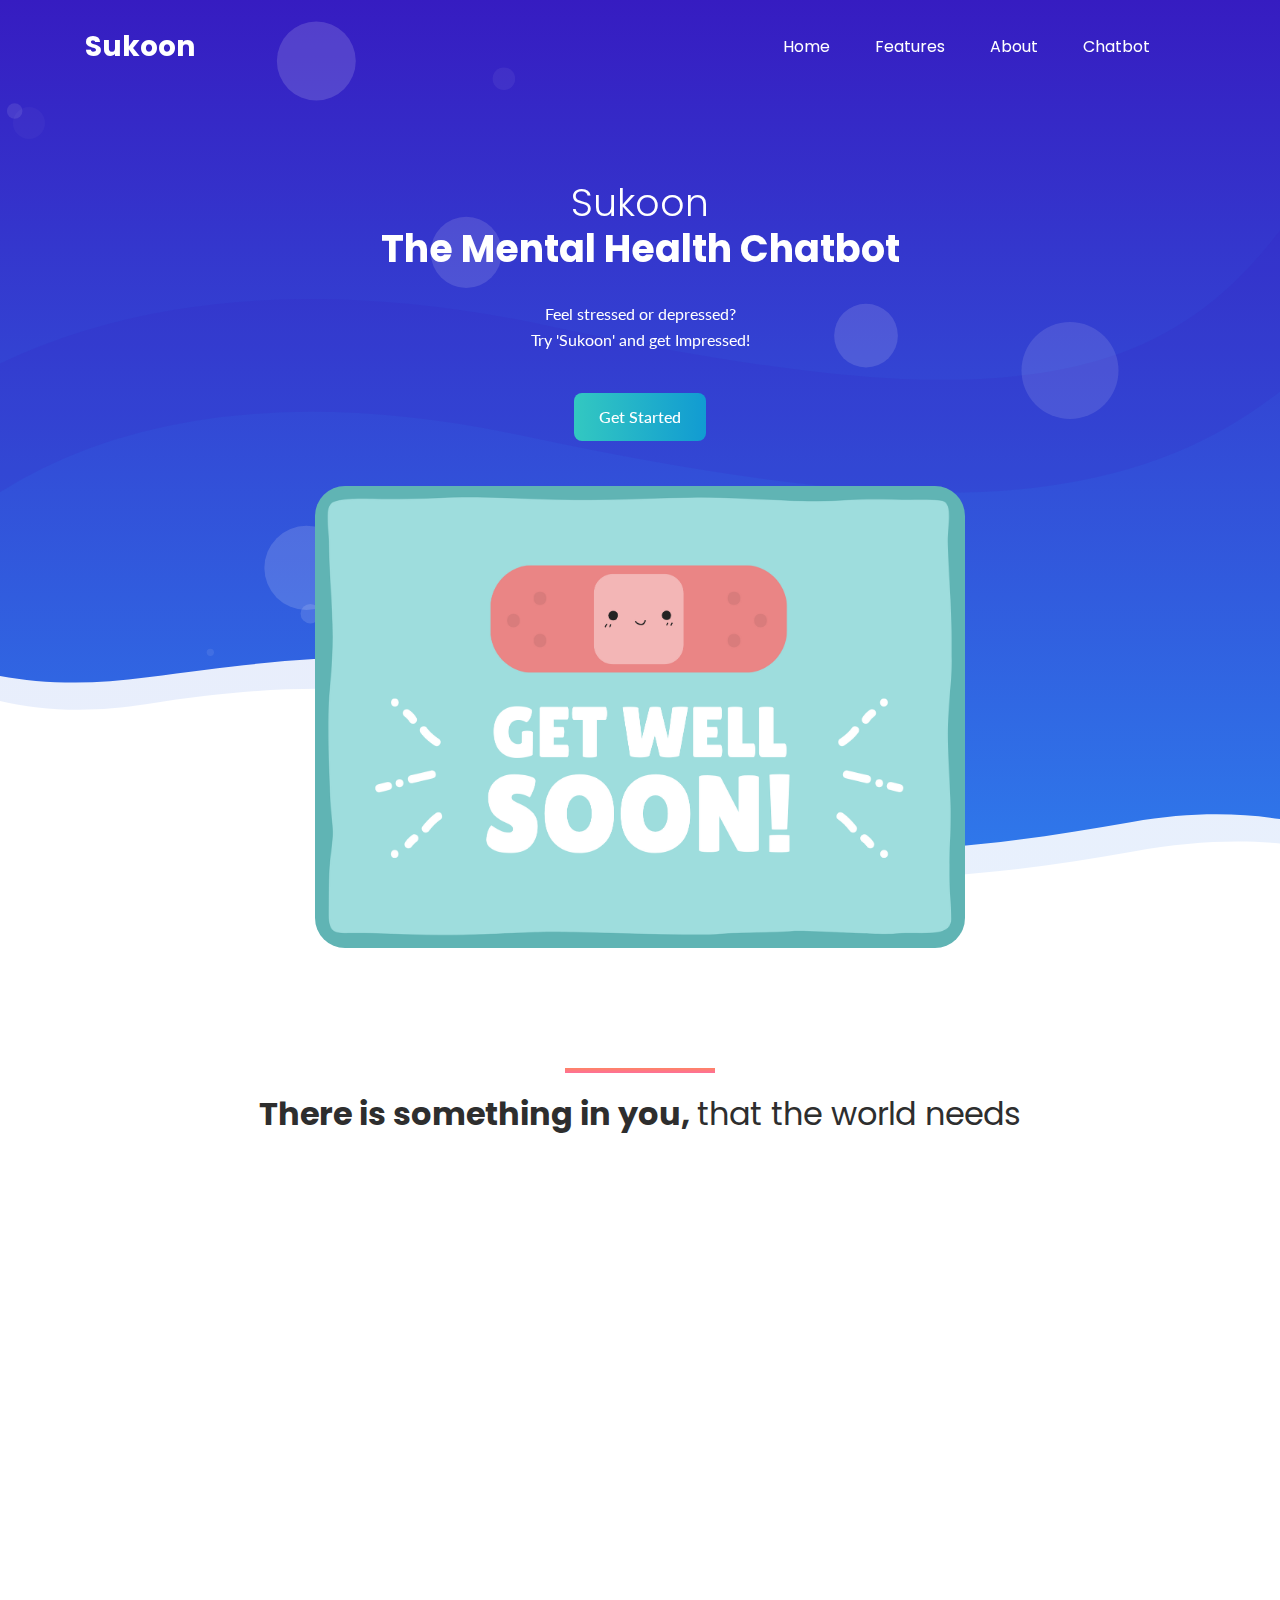
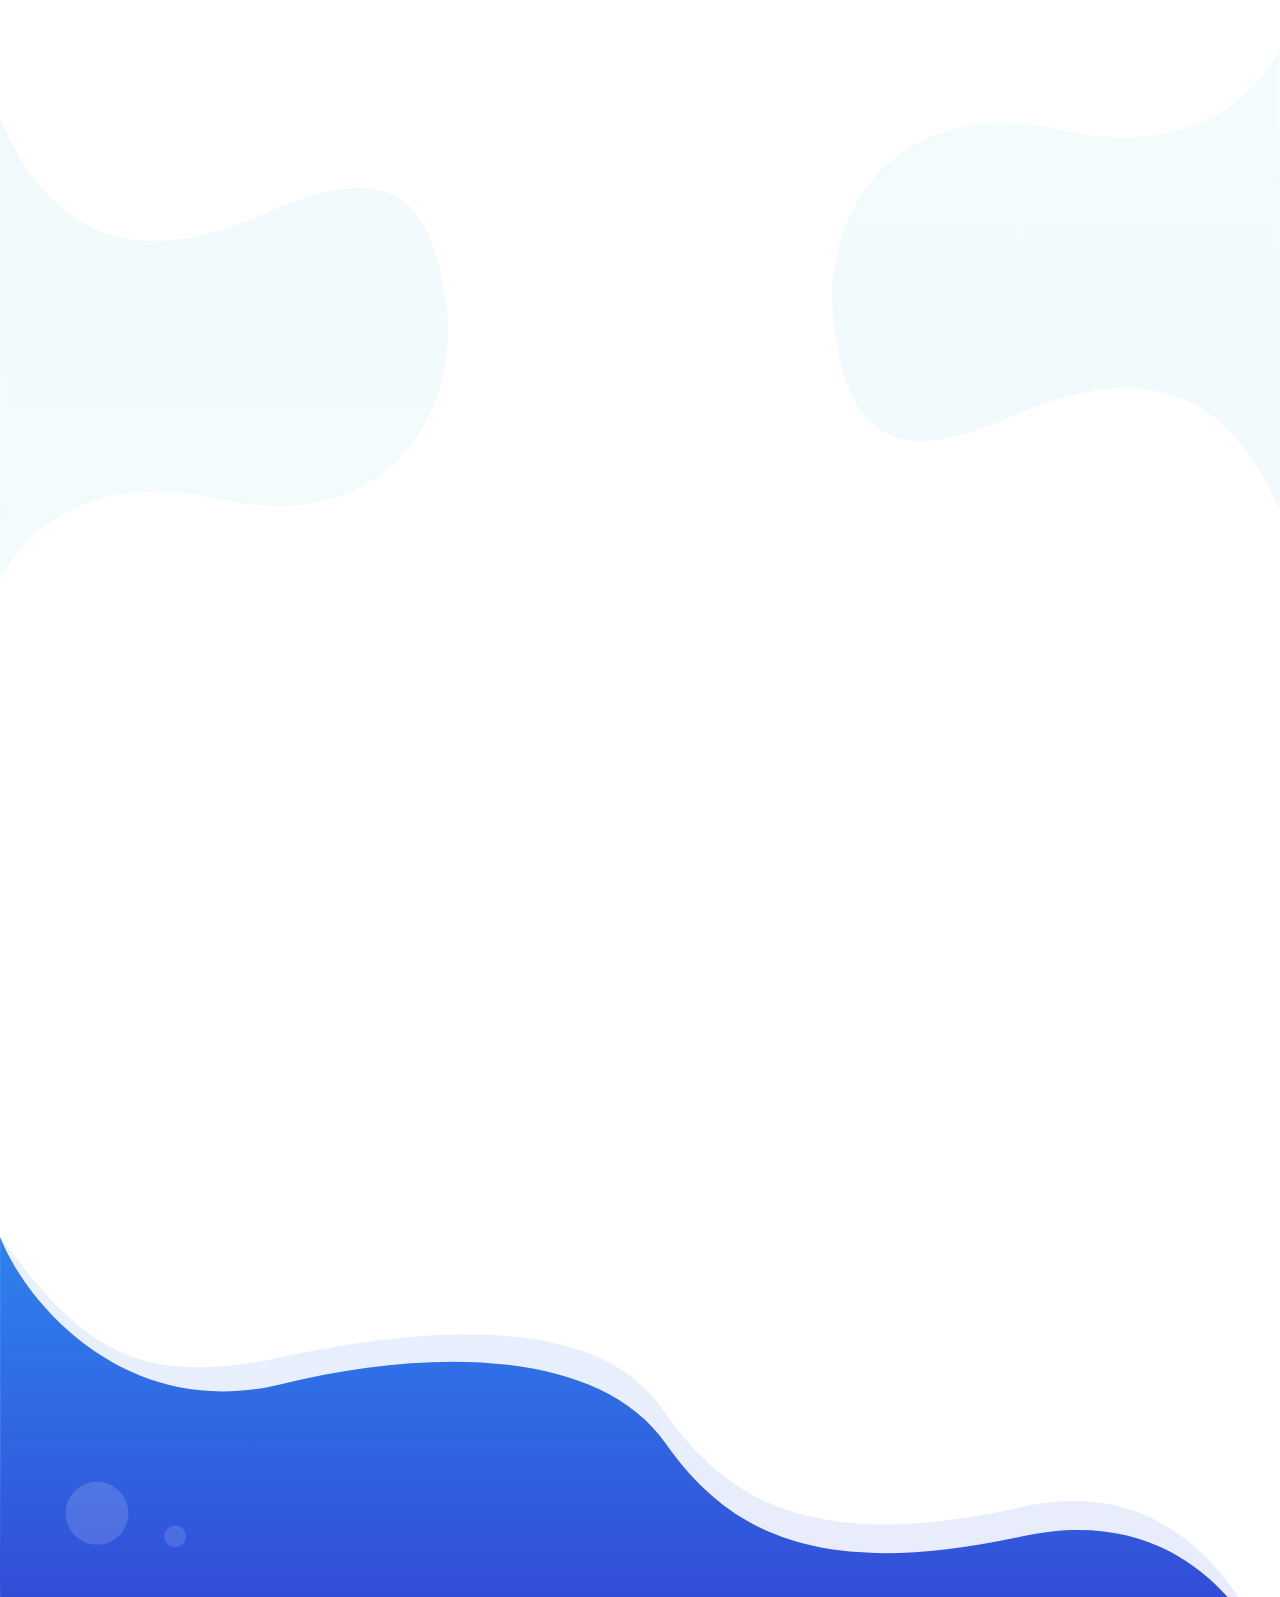
<file: solution/sukoon-chatbot/index.html>
<!DOCTYPE html>
<html class="no-js" lang="en" style="scroll-behavior: smooth">
  <head>
    <meta charset="utf-8" />
    <title>Sukoon</title>
    <meta name="description" content="" />
    <meta name="viewport" content="width=device-width, initial-scale=1" />
    <link rel="stylesheet" href="assets/css/animate.css" />
    <link rel="stylesheet" href="assets/css/magnific-popup.css" />
    <link rel="stylesheet" href="assets/css/slick.css" />
    <link rel="stylesheet" href="assets/css/LineIcons.css" />
    <link rel="stylesheet" href="assets/css/font-awesome.min.css" />
    <link rel="stylesheet" href="assets/css/bootstrap.min.css" />
    <link rel="stylesheet" href="assets/css/default.css" />
    <link rel="stylesheet" href="assets/css/style.css" />
  </head>

  <body>
    <div class="preloader">
      <div class="loader">
        <div class="ytp-spinner">
          <div class="ytp-spinner-container">
            <div class="ytp-spinner-rotator">
              <div class="ytp-spinner-left">
                <div class="ytp-spinner-circle"></div>
              </div>
              <div class="ytp-spinner-right">
                <div class="ytp-spinner-circle"></div>
              </div>
            </div>
          </div>
        </div>
      </div>
    </div>

    <header class="header-area">
      <div class="navbar-area">
        <div class="container">
          <div class="row">
            <div class="col-lg-12">
              <nav class="navbar navbar-expand-lg">
                <a href="#"><h3 class="brand text-white">Sukoon</h3></a>
                <button
                  class="navbar-toggler"
                  type="button"
                  data-toggle="collapse"
                  data-target="#navbarSupportedContent"
                  aria-controls="navbarSupportedContent"
                  aria-expanded="false"
                  aria-label="Toggle navigation"
                >
                  <span class="toggler-icon"></span>
                  <span class="toggler-icon"></span>
                  <span class="toggler-icon"></span>
                </button>

                <div
                  class="collapse navbar-collapse sub-menu-bar"
                  id="navbarSupportedContent"
                >
                  <ul id="nav" class="navbar-nav ml-auto">
                    <li class="nav-item active">
                      <a class="page-scroll" href="#home">Home</a>
                    </li>
                    <li class="nav-item">
                      <a class="page-scroll" href="#features">Features</a>
                    </li>
                    <li class="nav-item">
                      <a class="page-scroll" href="#about">About</a>
                    </li>
                    <li class="nav-item">
                      <a class="page-scroll" href="#facts">Chatbot</a>
                    </li>
                  </ul>
                </div>
              </nav>
            </div>
          </div>
        </div>
      </div>

      <div
        id="home"
        class="header-hero bg_cover"
        style="background-image: url(assets/images/banner-bg.svg)"
      >
        <div class="container">
          <div class="row justify-content-center">
            <div class="col-lg-8">
              <div class="header-hero-content text-center">
                <h3
                  class="header-sub-title wow fadeInUp"
                  data-wow-duration="1.3s"
                  data-wow-delay="0.2s"
                >
                  Sukoon
                </h3>
                <h2
                  class="header-title wow fadeInUp"
                  data-wow-duration="1.3s"
                  data-wow-delay="0.5s"
                >
                  The Mental Health Chatbot
                </h2>
                <p
                  class="text wow fadeInUp"
                  data-wow-duration="1.3s"
                  data-wow-delay="0.8s"
                >
                  Feel stressed or depressed?<br />Try 'Sukoon' and get
                  Impressed!
                </p>
                <a
                  href="#facts"
                  class="main-btn wow fadeInUp"
                  data-wow-duration="1.3s"
                  data-wow-delay="1.1s"
                  >Get Started</a
                >
              </div>
            </div>
          </div>
          <div class="row">
            <div class="col-lg-12">
              <div
                class="header-hero-image text-center wow fadeIn"
                data-wow-duration="1.3s"
                data-wow-delay="1.4s"
              >
                <img
                  src="assets/images/header-hero.png"
                  alt="hero"
                  style="border-radius: 30px"
                />
              </div>
            </div>
          </div>
        </div>
        <div id="particles-1" class="particles"></div>
      </div>
    </header>

    <section id="features" class="services-area pt-120">
      <div class="container">
        <div class="row justify-content-center">
          <div class="col-lg-10">
            <div class="section-title text-center pb-40">
              <div class="line m-auto"></div>
              <h3 class="title">
                There is something in you, <span> that the world needs</span>
              </h3>
            </div>
          </div>
        </div>
        <div class="row justify-content-center">
          <div class="col-lg-4 col-md-7 col-sm-8">
            <div
              class="single-services text-center mt-30 wow fadeIn"
              data-wow-duration="1s"
              data-wow-delay="0.2s"
            >
              <div class="services-icon">
                <img
                  class="shape"
                  src="assets/images/services-shape.svg"
                  alt="shape"
                />
                <img
                  class="shape-1"
                  src="assets/images/services-shape-1.svg"
                  alt="shape"
                />
                <i class="lni-baloon"></i>
              </div>
              <div class="services-content mt-30">
                <h4 class="services-title"><a href="#">Friendly</a></h4>
                <p class="text">
                  The chatbot has been feeded with friendly and motivating
                  conversations. This makes the chatbot more as a friend than a
                  application.
                </p>
              </div>
            </div>
          </div>
          <div class="col-lg-4 col-md-7 col-sm-8">
            <div
              class="single-services text-center mt-30 wow fadeIn"
              data-wow-duration="1s"
              data-wow-delay="0.5s"
            >
              <div class="services-icon">
                <img
                  class="shape"
                  src="assets/images/services-shape.svg"
                  alt="shape"
                />
                <img
                  class="shape-1"
                  src="assets/images/services-shape-2.svg"
                  alt="shape"
                />
                <i class="lni-cog"></i>
              </div>
              <div class="services-content mt-30">
                <h4 class="services-title"><a href="#">Intelligent</a></h4>
                <p class="text">
                  The Google-Dialogflow chatbot is Intelligent enough to
                  identify intents. Context has been added to the conversations
                  for better user experience.
                </p>
              </div>
            </div>
          </div>
          <div class="col-lg-4 col-md-7 col-sm-8">
            <div
              class="single-services text-center mt-30 wow fadeIn"
              data-wow-duration="1s"
              data-wow-delay="0.8s"
            >
              <div class="services-icon">
                <img
                  class="shape"
                  src="assets/images/services-shape.svg"
                  alt="shape"
                />
                <img
                  class="shape-1"
                  src="assets/images/services-shape-3.svg"
                  alt="shape"
                />
                <i class="lni-bolt-alt"></i>
              </div>
              <div class="services-content mt-30">
                <h4 class="services-title"><a href="#">Powerful</a></h4>
                <p class="text">
                  The Chatbot is made with Google-Dialogflow. This made it
                  easier for the developers to feed in data and track the
                  errors.
                </p>
              </div>
            </div>
          </div>
        </div>
      </div>
    </section>

    <section class="about-area pt-70">
      <!-- container -->
      <div class="about-shape-1">
        <img src="assets/images/about-shape-1.svg" alt="shape" />
      </div>
    </section>

    <section id="about" class="about-area pt-70">
      <div class="about-shape-2">
        <img src="assets/images/about-shape-2.svg" alt="shape" />
      </div>
      <div class="container">
        <div class="row">
          <div class="col-lg-6 order-lg-last">
            <div
              class="about-content mt-50 wow fadeInLeftBig"
              data-wow-duration="1s"
              data-wow-delay="0.5s"
            >
              <div class="section-title">
                <div class="line"></div>
                <h3 class="title">
                  Mental Health <span> a Taboo in India</span>
                </h3>
              </div>
              <!-- section title -->
              <p class="text">
                Mental Health is a critical issue in today's health world.
                Mental Health is not something readily discussed in India.
                According to us the term Mental-Health in India is misunderstood
                as Mentally-Unstable. Depression is one of the most neglected
                problems in India. The only cure for depression and anxiousness
                is that we get to talk to people who can motivate us. Thus we
                have come up with an Idea of a Mental Health Chatbot that can be
                used for curing Depression and Anxiety
              </p>
            </div>
            <!-- about content -->
          </div>
          <div class="col-lg-6 order-lg-first">
            <div
              class="about-image text-center mt-50 wow fadeInRightBig"
              data-wow-duration="1s"
              data-wow-delay="0.5s"
            >
              <img src="assets/images/about2.svg" alt="about" />
            </div>
            <!-- about image -->
          </div>
        </div>
        <!-- row -->
      </div>
      <!-- container -->
    </section>

    <section id="facts" class="video-counter pt-70">
      <div class="container">
        <div class="row">
          <div class="col-lg-6">
            <div
              class="video-content mt-50 wow fadeIn"
              data-wow-duration="1s"
              data-wow-delay="0.5s"
            >
              <center>
                <div>
                  <iframe
                    allow="microphone;"
                    width="350"
                    height="450"
                    src="https://console.dialogflow.com/api-client/demo/embedded/fbab4d24-ba07-4d9b-a945-4e5fa82d63ae"
                  >
                  </iframe>
                </div>
              </center>
            </div>
          </div>
          <div class="col-lg-6">
            <div
              class="counter-wrapper mt-50 wow fadeIn"
              data-wow-duration="1s"
              data-wow-delay="0.8s"
            >
              <div class="counter-content">
                <div class="section-title">
                  <div class="line"></div>
                  <h3 class="title">Enjoy the App</h3>
                </div>
                <p class="text">
                  Speak out your feelings to Sukoon and let him help you get out
                  of your stressed life. Trust Sukoon as he will not utter a
                  single word to anyone. Sukoon also cares for you and motivates
                  you. Bee it a failure or social issues, Sukoon has the
                  solution for them all.
                </p>
              </div>
            </div>
          </div>
        </div>
      </div>
    </section>

    <footer id="footer" class="footer-area pt-120">
      <div class="container">
        <div class="footer-widget pb-100">
          <div class="row">
            <div class="col-lg-4 col-md-6 col-sm-8">
              <div
                class="footer-about mt-60 wow fadeIn"
                data-wow-duration="1s"
                data-wow-delay="0.2s"
              >
                <p class="text">
                  Made with ❤️ @
                  <span class="font-weight-bold">Hack36 6.0</span>
                </p>
              </div>
            </div>
            <div class="col-lg-5 col-md-7 col-sm-7">
              <div class="footer-link d-flex mt-50 justify-content-md-between">
                <div
                  class="link-wrapper wow fadeIn"
                  data-wow-duration="1s"
                  data-wow-delay="0.4s"
                ></div>
              </div>
            </div>
          </div>
        </div>
      </div>
      <div id="particles-2"></div>
    </footer>
    <a href="#" class="back-to-top"><i class="lni-chevron-up"></i></a>
    <script src="assets/js/vendor/jquery-1.12.4.min.js"></script>
    <script src="assets/js/vendor/modernizr-3.7.1.min.js"></script>

    <!--====== Bootstrap js ======-->
    <script src="assets/js/popper.min.js"></script>
    <script src="assets/js/bootstrap.min.js"></script>

    <!--====== Plugins js ======-->
    <script src="assets/js/plugins.js"></script>

    <!--====== Slick js ======-->
    <script src="assets/js/slick.min.js"></script>

    <!--====== Ajax Contact js ======-->
    <script src="assets/js/ajax-contact.js"></script>

    <!--====== Counter Up js ======-->
    <script src="assets/js/waypoints.min.js"></script>
    <script src="assets/js/jquery.counterup.min.js"></script>

    <!--====== Magnific Popup js ======-->
    <script src="assets/js/jquery.magnific-popup.min.js"></script>

    <!--====== Scrolling Nav js ======-->
    <script src="assets/js/jquery.easing.min.js"></script>
    <script src="assets/js/scrolling-nav.js"></script>

    <!--====== wow js ======-->
    <script src="assets/js/wow.min.js"></script>

    <!--====== Particles js ======-->
    <script src="assets/js/particles.min.js"></script>

    <!--====== Main js ======-->
    <script src="assets/js/main.js"></script>
  </body>
</html>
</file>
<file: solution/sukoon-chatbot/assets/css/default.css>
/* Deafult Margin & Padding */
/*-- Margin Top --*/
.mt-5 {
	margin-top: 5px;
}
.mt-10 {
	margin-top: 10px;
}
.mt-15 {
	margin-top: 15px;
}
.mt-20 {
	margin-top: 20px;
}
.mt-25 {
	margin-top: 25px;
}
.mt-30 {
	margin-top: 30px;
}
.mt-35 {
	margin-top: 35px;
}
.mt-40 {
	margin-top: 40px;
}
.mt-45 {
	margin-top: 45px;
}
.mt-50 {
	margin-top: 50px;
}
.mt-55 {
	margin-top: 55px;
}
.mt-60 {
	margin-top: 60px;
}
.mt-65 {
	margin-top: 65px;
}
.mt-70 {
	margin-top: 70px;
}
.mt-75 {
	margin-top: 75px;
}
.mt-80 {
	margin-top: 80px;
}
.mt-85 {
	margin-top: 85px;
}
.mt-90 {
	margin-top: 90px;
}
.mt-95 {
	margin-top: 95px;
}
.mt-100 {
	margin-top: 100px;
}
.mt-105 {
	margin-top: 105px;
}
.mt-110 {
	margin-top: 110px;
}
.mt-115 {
	margin-top: 115px;
}
.mt-120 {
	margin-top: 120px;
}
.mt-125 {
	margin-top: 125px;
}
.mt-130 {
	margin-top: 130px;
}
.mt-135 {
	margin-top: 135px;
}
.mt-140 {
	margin-top: 140px;
}
.mt-145 {
	margin-top: 145px;
}
.mt-150 {
	margin-top: 150px;
}
.mt-155 {
	margin-top: 155px;
}
.mt-160 {
	margin-top: 160px;
}
.mt-165 {
	margin-top: 165px;
}
.mt-170 {
	margin-top: 170px;
}
.mt-175 {
	margin-top: 175px;
}
.mt-180 {
	margin-top: 180px;
}
.mt-185 {
	margin-top: 185px;
}
.mt-190 {
	margin-top: 190px;
}
.mt-195 {
	margin-top: 195px;
}
.mt-200 {
	margin-top: 200px;
}
/*-- Margin Bottom --*/

.mb-5 {
	margin-bottom: 5px;
}
.mb-10 {
	margin-bottom: 10px;
}
.mb-15 {
	margin-bottom: 15px;
}
.mb-20 {
	margin-bottom: 20px;
}
.mb-25 {
	margin-bottom: 25px;
}
.mb-30 {
	margin-bottom: 30px;
}
.mb-35 {
	margin-bottom: 35px;
}
.mb-40 {
	margin-bottom: 40px;
}
.mb-45 {
	margin-bottom: 45px;
}
.mb-50 {
	margin-bottom: 50px;
}
.mb-55 {
	margin-bottom: 55px;
}
.mb-60 {
	margin-bottom: 60px;
}
.mb-65 {
	margin-bottom: 65px;
}
.mb-70 {
	margin-bottom: 70px;
}
.mb-75 {
	margin-bottom: 75px;
}
.mb-80 {
	margin-bottom: 80px;
}
.mb-85 {
	margin-bottom: 85px;
}
.mb-90 {
	margin-bottom: 90px;
}
.mb-95 {
	margin-bottom: 95px;
}
.mb-100 {
	margin-bottom: 100px;
}
.mb-105 {
	margin-bottom: 105px;
}
.mb-110 {
	margin-bottom: 110px;
}
.mb-115 {
	margin-bottom: 115px;
}
.mb-120 {
	margin-bottom: 120px;
}
.mb-125 {
	margin-bottom: 125px;
}
.mb-130 {
	margin-bottom: 130px;
}
.mb-135 {
	margin-bottom: 135px;
}
.mb-140 {
	margin-bottom: 140px;
}
.mb-145 {
	margin-bottom: 145px;
}
.mb-150 {
	margin-bottom: 150px;
}
.mb-155 {
	margin-bottom: 155px;
}
.mb-160 {
	margin-bottom: 160px;
}
.mb-165 {
	margin-bottom: 165px;
}
.mb-170 {
	margin-bottom: 170px;
}
.mb-175 {
	margin-bottom: 175px;
}
.mb-180 {
	margin-bottom: 180px;
}
.mb-185 {
	margin-bottom: 185px;
}
.mb-190 {
	margin-bottom: 190px;
}
.mb-195 {
	margin-bottom: 195px;
}
.mb-200 {
	margin-bottom: 200px;
}
/*-- margin left --*/
.ml-5 {
	margin-left: 5px;
}
.ml-10 {
	margin-left: 10px;
}
.ml-15 {
	margin-left: 15px;
}
.ml-20 {
	margin-left: 20px;
}
.ml-25 {
	margin-left: 25px;
}
.ml-30 {
	margin-left: 30px;
}
.ml-35 {
	margin-left: 35px;
}
.ml-40 {
	margin-left: 40px;
}
.ml-45 {
	margin-left: 45px;
}
.ml-50 {
	margin-left: 50px;
}
.ml-55 {
	margin-left: 55px;
}
.ml-60 {
	margin-left: 60px;
}
.ml-65 {
	margin-left: 65px;
}
.ml-70 {
	margin-left: 70px;
}
.ml-75 {
	margin-left: 75px;
}
.ml-80 {
	margin-left: 80px;
}
.ml-85 {
	margin-left: 85px;
}
.ml-90 {
	margin-left: 90px;
}
.ml-95 {
	margin-left: 95px;
}
.ml-100 {
	margin-left: 100px;
}
.ml-105 {
	margin-left: 105px;
}
.ml-110 {
	margin-left: 110px;
}
.ml-115 {
	margin-left: 115px;
}
.ml-120 {
	margin-left: 120px;
}
.ml-125 {
	margin-left: 125px;
}
.ml-130 {
	margin-left: 130px;
}
.ml-135 {
	margin-left: 135px;
}
.ml-140 {
	margin-left: 140px;
}
.ml-145 {
	margin-left: 145px;
}
.ml-150 {
	margin-left: 150px;
}
.ml-155 {
	margin-left: 155px;
}
.ml-160 {
	margin-left: 160px;
}
.ml-165 {
	margin-left: 165px;
}
.ml-170 {
	margin-left: 170px;
}
.ml-175 {
	margin-left: 175px;
}
.ml-180 {
	margin-left: 180px;
}
.ml-185 {
	margin-left: 185px;
}
.ml-190 {
	margin-left: 190px;
}
.ml-195 {
	margin-left: 195px;
}
.ml-200 {
	margin-left: 200px;
}
/*-- margin right --*/
.mr-5 {
	margin-right: 5px;
}
.mr-10 {
	margin-right: 10px;
}
.mr-15 {
	margin-right: 15px;
}
.mr-20 {
	margin-right: 20px;
}
.mr-25 {
	margin-right: 25px;
}
.mr-30 {
	margin-right: 30px;
}
.mr-35 {
	margin-right: 35px;
}
.mr-40 {
	margin-right: 40px;
}
.mr-45 {
	margin-right: 45px;
}
.mr-50 {
	margin-right: 50px;
}
.mr-55 {
	margin-right: 55px;
}
.mr-60 {
	margin-right: 60px;
}
.mr-65 {
	margin-right: 65px;
}
.mr-70 {
	margin-right: 70px;
}
.mr-75 {
	margin-right: 75px;
}
.mr-80 {
	margin-right: 80px;
}
.mr-85 {
	margin-right: 85px;
}
.mr-90 {
	margin-right: 90px;
}
.mr-95 {
	margin-right: 95px;
}
.mr-100 {
	margin-right: 100px;
}
.mr-105 {
	margin-right: 105px;
}
.mr-110 {
	margin-right: 110px;
}
.mr-115 {
	margin-right: 115px;
}
.mr-120 {
	margin-right: 120px;
}
.mr-125 {
	margin-right: 125px;
}
.mr-130 {
	margin-right: 130px;
}
.mr-135 {
	margin-right: 135px;
}
.mr-140 {
	margin-right: 140px;
}
.mr-145 {
	margin-right: 145px;
}
.mr-150 {
	margin-right: 150px;
}
.mr-155 {
	margin-right: 155px;
}
.mr-160 {
	margin-right: 160px;
}
.mr-165 {
	margin-right: 165px;
}
.mr-170 {
	margin-right: 170px;
}
.mr-175 {
	margin-right: 175px;
}
.mr-180 {
	margin-right: 180px;
}
.mr-185 {
	margin-right: 185px;
}
.mr-190 {
	margin-right: 190px;
}
.mr-195 {
	margin-right: 195px;
}
.mr-200 {
	margin-right: 200px;
}


/*-- Padding Top --*/

.pt-5 {
	padding-top: 5px;
}
.pt-10 {
	padding-top: 10px;
}
.pt-15 {
	padding-top: 15px;
}
.pt-20 {
	padding-top: 20px;
}
.pt-25 {
	padding-top: 25px;
}
.pt-30 {
	padding-top: 30px;
}
.pt-35 {
	padding-top: 35px;
}
.pt-40 {
	padding-top: 40px;
}
.pt-45 {
	padding-top: 45px;
}
.pt-50 {
	padding-top: 50px;
}
.pt-55 {
	padding-top: 55px;
}
.pt-60 {
	padding-top: 60px;
}
.pt-65 {
	padding-top: 65px;
}
.pt-70 {
	padding-top: 70px;
}
.pt-75 {
	padding-top: 75px;
}
.pt-80 {
	padding-top: 80px;
}
.pt-85 {
	padding-top: 85px;
}
.pt-90 {
	padding-top: 90px;
}
.pt-95 {
	padding-top: 95px;
}
.pt-100 {
	padding-top: 100px;
}
.pt-105 {
	padding-top: 105px;
}
.pt-110 {
	padding-top: 110px;
}
.pt-115 {
	padding-top: 115px;
}
.pt-120 {
	padding-top: 120px;
}
.pt-125 {
	padding-top: 125px;
}
.pt-130 {
	padding-top: 130px;
}
.pt-135 {
	padding-top: 135px;
}
.pt-140 {
	padding-top: 140px;
}
.pt-145 {
	padding-top: 145px;
}
.pt-150 {
	padding-top: 150px;
}
.pt-155 {
	padding-top: 155px;
}
.pt-160 {
	padding-top: 160px;
}
.pt-165 {
	padding-top: 165px;
}
.pt-170 {
	padding-top: 170px;
}
.pt-175 {
	padding-top: 175px;
}
.pt-180 {
	padding-top: 180px;
}
.pt-185 {
	padding-top: 185px;
}
.pt-190 {
	padding-top: 190px;
}
.pt-195 {
	padding-top: 195px;
}
.pt-200 {
	padding-top: 200px;
}
/*-- Padding Bottom --*/

.pb-5 {
	padding-bottom: 5px;
}
.pb-10 {
	padding-bottom: 10px;
}
.pb-15 {
	padding-bottom: 15px;
}
.pb-20 {
	padding-bottom: 20px;
}
.pb-25 {
	padding-bottom: 25px;
}
.pb-30 {
	padding-bottom: 30px;
}
.pb-35 {
	padding-bottom: 35px;
}
.pb-40 {
	padding-bottom: 40px;
}
.pb-45 {
	padding-bottom: 45px;
}
.pb-50 {
	padding-bottom: 50px;
}
.pb-55 {
	padding-bottom: 55px;
}
.pb-60 {
	padding-bottom: 60px;
}
.pb-65 {
	padding-bottom: 65px;
}
.pb-70 {
	padding-bottom: 70px;
}
.pb-75 {
	padding-bottom: 75px;
}
.pb-80 {
	padding-bottom: 80px;
}
.pb-85 {
	padding-bottom: 85px;
}
.pb-90 {
	padding-bottom: 90px;
}
.pb-95 {
	padding-bottom: 95px;
}
.pb-100 {
	padding-bottom: 100px;
}
.pb-105 {
	padding-bottom: 105px;
}
.pb-110 {
	padding-bottom: 110px;
}
.pb-115 {
	padding-bottom: 115px;
}
.pb-120 {
	padding-bottom: 120px;
}
.pb-125 {
	padding-bottom: 125px;
}
.pb-130 {
	padding-bottom: 130px;
}
.pb-135 {
	padding-bottom: 135px;
}
.pb-140 {
	padding-bottom: 140px;
}
.pb-145 {
	padding-bottom: 145px;
}
.pb-150 {
	padding-bottom: 150px;
}
.pb-155 {
	padding-bottom: 155px;
}
.pb-160 {
	padding-bottom: 160px;
}
.pb-165 {
	padding-bottom: 165px;
}
.pb-170 {
	padding-bottom: 170px;
}
.pb-175 {
	padding-bottom: 175px;
}
.pb-180 {
	padding-bottom: 180px;
}
.pb-185 {
	padding-bottom: 185px;
}
.pb-190 {
	padding-bottom: 190px;
}
.pb-195 {
	padding-bottom: 195px;
}
.pb-200 {
	padding-bottom: 200px;
}

/*-- Padding left --*/

.pl-0 {
	padding-left: 0px;
}
.pl-5 {
	padding-left: 5px;
}
.pl-10 {
	padding-left: 10px;
}
.pl-15 {
	padding-left: 15px;
}
.pl-20 {
	padding-left: 20px;
}
.pl-25 {
	padding-left: 25px;
}
.pl-30 {
	padding-left: 30px;
}
.pl-35 {
	padding-left: 35px;
}
.pl-40 {
	padding-left: 40px;
}
.pl-45 {
	padding-left: 45px;
}
.pl-50 {
	padding-left: 50px;
}
.pl-55 {
	padding-left: 55px;
}
.pl-60 {
	padding-left: 60px;
}
.pl-65 {
	padding-left: 65px;
}
.pl-70 {
	padding-left: 70px;
}
.pl-75 {
	padding-left: 75px;
}
.pl-80 {
	padding-left: 80px;
}
.pl-85 {
	padding-left: 85px;
}
.pl-90 {
	padding-left: 90px;
}
.pl-100 {
	padding-left: 100px;
}
.pl-105 {
	padding-left: 105px;
}
.pl-110 {
	padding-left: 110px;
}
.pl-115 {
	padding-left: 115px;
}
.pl-120 {
	padding-left: 120px;
}
.pl-125 {
	padding-left: 125px;
}
/*-- Padding right --*/

.pr-0 {
	padding-right: 0px;
}
.pr-5 {
	padding-right: 5px;
}
.pr-10 {
	padding-right: 10px;
}
.pr-15 {
	padding-right: 15px;
}
.pr-20 {
	padding-right: 20px;
}
.pr-25 {
	padding-right: 25px;
}
.pr-30 {
	padding-right: 30px;
}
.pr-35 {
	padding-right: 35px;
}
.pr-40 {
	padding-right: 40px;
}
.pr-45 {
	padding-right: 45px;
}
.pr-50 {
	padding-right: 50px;
}
.pr-55 {
	padding-right: 55px;
}
.pr-60 {
	padding-right: 60px;
}
.pr-65 {
	padding-right: 65px;
}
.pr-70 {
	padding-right: 70px;
}
.pr-75 {
	padding-right: 75px;
}
.pr-80 {
	padding-right: 80px;
}
.pr-85 {
	padding-right: 85px;
}
.pr-90 {
	padding-right: 90px;
}
.pr-95 {
	padding-right: 95px;
}
.pr-100 {
	padding-right: 100px;
}
.pr-105 {
	padding-right: 105px;
}
/* Background Color */

.gray-bg {
	background: #f6f6f6;
}
.white-bg {
	background: #fff;
}
.black-bg {
	background: #222;
}
/* Color */

.white {
	color: #fff;
}
.black {
	color: #222;
}
/* black overlay */

[data-overlay] {
	position: relative;
}
[data-overlay]::before {
	background: #000 none repeat scroll 0 0;
	content: "";
	height: 100%;
	left: 0;
	position: absolute;
	top: 0;
	width: 100%;
	z-index: 1;
}
[data-overlay="3"]::before {
	opacity: 0.3;
}
[data-overlay="4"]::before {
	opacity: 0.4;
}
[data-overlay="5"]::before {
	opacity: 0.5;
}
[data-overlay="6"]::before {
	opacity: 0.6;
}
[data-overlay="7"]::before {
	opacity: 0.7;
}
[data-overlay="8"]::before {
	opacity: 0.8;
}
[data-overlay="9"]::before {
	opacity: 0.9;
}
</file>
<file: solution/sukoon-chatbot/assets/css/style.css>
/*-----------------------------------------------------------------------------------

    Template Name: Sass Landing Page,
    Template URI: site.com
    Description: Sass Landing Page,
    Author: Uideck
    Author URI: https://uideck.com/
    Support: https://uideck.com/support/
    Version: 1.0

-----------------------------------------------------------------------------------

    CSS INDEX
    ===================

    01.COMMON 
    02.HEADER
    03.BRAND
    04.SERVICES
    05.ABOUT
    06.VIDEO COUNTER
    07.TEAM
    08.TESTIMONIAL
    09.BLOG
    10.SUBSCRIBE
    11.FOOTER

-----------------------------------------------------------------------------------*/
/*===========================
     01.COMMON css 
===========================*/
@import url("https://fonts.googleapis.com/css?family=Poppins:400,700|Lato:300,400,700&display=swap");
body {
  font-family: "Lato", sans-serif;
  font-weight: normal;
  font-style: normal;
  color: #6A6972;
  overflow-x: hidden; }

* {
  margin: 0;
  padding: 0;
  -webkit-box-sizing: border-box;
  -moz-box-sizing: border-box;
  box-sizing: border-box; }

img {
  max-width: 100%; }

a:focus,
input:focus,
textarea:focus,
button:focus {
  text-decoration: none;
  outline: none; }

a:focus,
a:hover {
  text-decoration: none; }

i,
span,
a {
  display: inline-block; }

audio,
canvas,
iframe,
img,
svg,
video {
  vertical-align: middle; }

h1,
h2,
h3,
h4,
h5,
h6 {
  font-family: "Poppins", sans-serif;
  font-weight: 700;
  color: #2E2E2E;
  margin: 0px; }

h1 {
  font-size: 48px; }

h2 {
  font-size: 36px; }

h3 {
  font-size: 28px; }

h4 {
  font-size: 22px; }

h5 {
  font-size: 18px; }

h6 {
  font-size: 16px; }

ul, ol {
  margin: 0px;
  padding: 0px;
  list-style-type: none; }

p {
  font-size: 16px;
  font-weight: 400;
  line-height: 26px;
  color: #6A6972;
  margin: 0px; }

.bg_cover {
  background-position: center center;
  background-size: cover;
  background-repeat: no-repeat;
  width: 100%;
  height: 100%; }

/*===== All Slick Slide Outline Style =====*/
.slick-slide {
  outline: 0; }

/*===== All Button Style =====*/
.main-btn {
  display: inline-block;
  font-weight: 500;
  text-align: center;
  white-space: nowrap;
  vertical-align: middle;
  -webkit-user-select: none;
  -moz-user-select: none;
  -ms-user-select: none;
  user-select: none;
  padding: 0 25px;
  font-size: 16px;
  line-height: 48px;
  border-radius: 8px;
  border: 0;
  color: #fff;
  cursor: pointer;
  z-index: 5;
  -webkit-transition: all 0.4s ease-out 0s;
  -moz-transition: all 0.4s ease-out 0s;
  -ms-transition: all 0.4s ease-out 0s;
  -o-transition: all 0.4s ease-out 0s;
  transition: all 0.4s ease-out 0s;
  background: -webkit-linear-gradient(left, #33c8c1 0%, #119bd2 50%, #33c8c1 100%);
  background: -o-linear-gradient(left, #33c8c1 0%, #119bd2 50%, #33c8c1 100%);
  background: linear-gradient(to right, #33c8c1 0%, #119bd2 50%, #33c8c1 100%);
  background-size: 200%; }
  .main-btn:hover {
    color: #fff;
    background-position: right center; }

/*===== All SECTION TITLE Style =====*/
.section-title .line {
  background: -webkit-linear-gradient(#fe8464 0%, #fe6e9a 100%);
  background: -o-linear-gradient(#fe8464 0%, #fe6e9a 100%);
  background: linear-gradient(#fe8464 0%, #fe6e9a 100%);
  width: 150px;
  height: 5px;
  margin-bottom: 10px !important; }

.section-title .title {
  font-size: 38px;
  font-weight: 700;
  line-height: 42px; }
  @media (max-width: 767px) {
    .section-title .title {
      font-size: 20px; } }
  @media only screen and (min-width: 576px) and (max-width: 767px) {
    .section-title .title {
      font-size: 30px; } }
  .section-title .title span {
    font-weight: 400;
    display: contents; }

/*===== All Section Title Style =====*/
.section-title .sub-title {
  font-size: 18px;
  font-weight: 400;
  color: #361CC1;
  text-transform: uppercase; }
  @media (max-width: 767px) {
    .section-title .sub-title {
      font-size: 16px; } }

.section-title .title {
  font-size: 32px;
  padding-top: 10px; }
  @media only screen and (min-width: 992px) and (max-width: 1199px) {
    .section-title .title {
      font-size: 30px; } }
  @media (max-width: 767px) {
    .section-title .title {
      font-size: 24px; } }
  .section-title .title span {
    font-weight: 400;
    display: contents; }

/*===== All Slick Slide Outline Style =====*/
.slick-slide {
  outline: 0; }

/*===== All Preloader Style =====*/
.preloader {
  /* Body Overlay */
  position: fixed;
  top: 0;
  left: 0;
  display: table;
  height: 100%;
  width: 100%;
  /* Change Background Color */
  background: #fff;
  z-index: 99999; }
  .preloader .loader {
    display: table-cell;
    vertical-align: middle;
    text-align: center; }
    .preloader .loader .ytp-spinner {
      position: absolute;
      left: 50%;
      top: 50%;
      width: 64px;
      margin-left: -32px;
      z-index: 18;
      pointer-events: none; }
      .preloader .loader .ytp-spinner .ytp-spinner-container {
        pointer-events: none;
        position: absolute;
        width: 100%;
        padding-bottom: 100%;
        top: 50%;
        left: 50%;
        margin-top: -50%;
        margin-left: -50%;
        -webkit-animation: ytp-spinner-linspin 1568.23529647ms linear infinite;
        -moz-animation: ytp-spinner-linspin 1568.23529647ms linear infinite;
        -o-animation: ytp-spinner-linspin 1568.23529647ms linear infinite;
        animation: ytp-spinner-linspin 1568.23529647ms linear infinite; }
        .preloader .loader .ytp-spinner .ytp-spinner-container .ytp-spinner-rotator {
          position: absolute;
          width: 100%;
          height: 100%;
          -webkit-animation: ytp-spinner-easespin 5332ms cubic-bezier(0.4, 0, 0.2, 1) infinite both;
          -moz-animation: ytp-spinner-easespin 5332ms cubic-bezier(0.4, 0, 0.2, 1) infinite both;
          -o-animation: ytp-spinner-easespin 5332ms cubic-bezier(0.4, 0, 0.2, 1) infinite both;
          animation: ytp-spinner-easespin 5332ms cubic-bezier(0.4, 0, 0.2, 1) infinite both; }
          .preloader .loader .ytp-spinner .ytp-spinner-container .ytp-spinner-rotator .ytp-spinner-left {
            position: absolute;
            top: 0;
            left: 0;
            bottom: 0;
            overflow: hidden;
            right: 50%; }
          .preloader .loader .ytp-spinner .ytp-spinner-container .ytp-spinner-rotator .ytp-spinner-right {
            position: absolute;
            top: 0;
            right: 0;
            bottom: 0;
            overflow: hidden;
            left: 50%; }
    .preloader .loader .ytp-spinner-circle {
      box-sizing: border-box;
      position: absolute;
      width: 200%;
      height: 100%;
      border-style: solid;
      /* Spinner Color */
      border-color: #361CC1 #361CC1 #E1E1E1;
      border-radius: 50%;
      border-width: 6px; }
    .preloader .loader .ytp-spinner-left .ytp-spinner-circle {
      left: 0;
      right: -100%;
      border-right-color: #E1E1E1;
      -webkit-animation: ytp-spinner-left-spin 1333ms cubic-bezier(0.4, 0, 0.2, 1) infinite both;
      -moz-animation: ytp-spinner-left-spin 1333ms cubic-bezier(0.4, 0, 0.2, 1) infinite both;
      -o-animation: ytp-spinner-left-spin 1333ms cubic-bezier(0.4, 0, 0.2, 1) infinite both;
      animation: ytp-spinner-left-spin 1333ms cubic-bezier(0.4, 0, 0.2, 1) infinite both; }
    .preloader .loader .ytp-spinner-right .ytp-spinner-circle {
      left: -100%;
      right: 0;
      border-left-color: #E1E1E1;
      -webkit-animation: ytp-right-spin 1333ms cubic-bezier(0.4, 0, 0.2, 1) infinite both;
      -moz-animation: ytp-right-spin 1333ms cubic-bezier(0.4, 0, 0.2, 1) infinite both;
      -o-animation: ytp-right-spin 1333ms cubic-bezier(0.4, 0, 0.2, 1) infinite both;
      animation: ytp-right-spin 1333ms cubic-bezier(0.4, 0, 0.2, 1) infinite both; }

/* Preloader Animations */
@-webkit-keyframes ytp-spinner-linspin {
  to {
    -webkit-transform: rotate(360deg);
    -moz-transform: rotate(360deg);
    -ms-transform: rotate(360deg);
    -o-transform: rotate(360deg);
    transform: rotate(360deg); } }

@keyframes ytp-spinner-linspin {
  to {
    -webkit-transform: rotate(360deg);
    -moz-transform: rotate(360deg);
    -ms-transform: rotate(360deg);
    -o-transform: rotate(360deg);
    transform: rotate(360deg); } }

@-webkit-keyframes ytp-spinner-easespin {
  12.5% {
    -webkit-transform: rotate(135deg);
    -moz-transform: rotate(135deg);
    -ms-transform: rotate(135deg);
    -o-transform: rotate(135deg);
    transform: rotate(135deg); }
  25% {
    -webkit-transform: rotate(270deg);
    -moz-transform: rotate(270deg);
    -ms-transform: rotate(270deg);
    -o-transform: rotate(270deg);
    transform: rotate(270deg); }
  37.5% {
    -webkit-transform: rotate(405deg);
    -moz-transform: rotate(405deg);
    -ms-transform: rotate(405deg);
    -o-transform: rotate(405deg);
    transform: rotate(405deg); }
  50% {
    -webkit-transform: rotate(540deg);
    -moz-transform: rotate(540deg);
    -ms-transform: rotate(540deg);
    -o-transform: rotate(540deg);
    transform: rotate(540deg); }
  62.5% {
    -webkit-transform: rotate(675deg);
    -moz-transform: rotate(675deg);
    -ms-transform: rotate(675deg);
    -o-transform: rotate(675deg);
    transform: rotate(675deg); }
  75% {
    -webkit-transform: rotate(810deg);
    -moz-transform: rotate(810deg);
    -ms-transform: rotate(810deg);
    -o-transform: rotate(810deg);
    transform: rotate(810deg); }
  87.5% {
    -webkit-transform: rotate(945deg);
    -moz-transform: rotate(945deg);
    -ms-transform: rotate(945deg);
    -o-transform: rotate(945deg);
    transform: rotate(945deg); }
  to {
    -webkit-transform: rotate(1080deg);
    -moz-transform: rotate(1080deg);
    -ms-transform: rotate(1080deg);
    -o-transform: rotate(1080deg);
    transform: rotate(1080deg); } }

@keyframes ytp-spinner-easespin {
  12.5% {
    -webkit-transform: rotate(135deg);
    -moz-transform: rotate(135deg);
    -ms-transform: rotate(135deg);
    -o-transform: rotate(135deg);
    transform: rotate(135deg); }
  25% {
    -webkit-transform: rotate(270deg);
    -moz-transform: rotate(270deg);
    -ms-transform: rotate(270deg);
    -o-transform: rotate(270deg);
    transform: rotate(270deg); }
  37.5% {
    -webkit-transform: rotate(405deg);
    -moz-transform: rotate(405deg);
    -ms-transform: rotate(405deg);
    -o-transform: rotate(405deg);
    transform: rotate(405deg); }
  50% {
    -webkit-transform: rotate(540deg);
    -moz-transform: rotate(540deg);
    -ms-transform: rotate(540deg);
    -o-transform: rotate(540deg);
    transform: rotate(540deg); }
  62.5% {
    -webkit-transform: rotate(675deg);
    -moz-transform: rotate(675deg);
    -ms-transform: rotate(675deg);
    -o-transform: rotate(675deg);
    transform: rotate(675deg); }
  75% {
    -webkit-transform: rotate(810deg);
    -moz-transform: rotate(810deg);
    -ms-transform: rotate(810deg);
    -o-transform: rotate(810deg);
    transform: rotate(810deg); }
  87.5% {
    -webkit-transform: rotate(945deg);
    -moz-transform: rotate(945deg);
    -ms-transform: rotate(945deg);
    -o-transform: rotate(945deg);
    transform: rotate(945deg); }
  to {
    -webkit-transform: rotate(1080deg);
    -moz-transform: rotate(1080deg);
    -ms-transform: rotate(1080deg);
    -o-transform: rotate(1080deg);
    transform: rotate(1080deg); } }

@-webkit-keyframes ytp-spinner-left-spin {
  0% {
    -webkit-transform: rotate(130deg);
    -moz-transform: rotate(130deg);
    -ms-transform: rotate(130deg);
    -o-transform: rotate(130deg);
    transform: rotate(130deg); }
  50% {
    -webkit-transform: rotate(-5deg);
    -moz-transform: rotate(-5deg);
    -ms-transform: rotate(-5deg);
    -o-transform: rotate(-5deg);
    transform: rotate(-5deg); }
  to {
    -webkit-transform: rotate(130deg);
    -moz-transform: rotate(130deg);
    -ms-transform: rotate(130deg);
    -o-transform: rotate(130deg);
    transform: rotate(130deg); } }

@keyframes ytp-spinner-left-spin {
  0% {
    -webkit-transform: rotate(130deg);
    -moz-transform: rotate(130deg);
    -ms-transform: rotate(130deg);
    -o-transform: rotate(130deg);
    transform: rotate(130deg); }
  50% {
    -webkit-transform: rotate(-5deg);
    -moz-transform: rotate(-5deg);
    -ms-transform: rotate(-5deg);
    -o-transform: rotate(-5deg);
    transform: rotate(-5deg); }
  to {
    -webkit-transform: rotate(130deg);
    -moz-transform: rotate(130deg);
    -ms-transform: rotate(130deg);
    -o-transform: rotate(130deg);
    transform: rotate(130deg); } }

@-webkit-keyframes ytp-right-spin {
  0% {
    -webkit-transform: rotate(-130deg);
    -moz-transform: rotate(-130deg);
    -ms-transform: rotate(-130deg);
    -o-transform: rotate(-130deg);
    transform: rotate(-130deg); }
  50% {
    -webkit-transform: rotate(5deg);
    -moz-transform: rotate(5deg);
    -ms-transform: rotate(5deg);
    -o-transform: rotate(5deg);
    transform: rotate(5deg); }
  to {
    -webkit-transform: rotate(-130deg);
    -moz-transform: rotate(-130deg);
    -ms-transform: rotate(-130deg);
    -o-transform: rotate(-130deg);
    transform: rotate(-130deg); } }

@keyframes ytp-right-spin {
  0% {
    -webkit-transform: rotate(-130deg);
    -moz-transform: rotate(-130deg);
    -ms-transform: rotate(-130deg);
    -o-transform: rotate(-130deg);
    transform: rotate(-130deg); }
  50% {
    -webkit-transform: rotate(5deg);
    -moz-transform: rotate(5deg);
    -ms-transform: rotate(5deg);
    -o-transform: rotate(5deg);
    transform: rotate(5deg); }
  to {
    -webkit-transform: rotate(-130deg);
    -moz-transform: rotate(-130deg);
    -ms-transform: rotate(-130deg);
    -o-transform: rotate(-130deg);
    transform: rotate(-130deg); } }

/*===========================
      02.HEADER css 
===========================*/
/*===== NAVBAR =====*/
.navbar-area {
  position: absolute;
  top: 0;
  left: 0;
  width: 100%;
  z-index: 99;
  -webkit-transition: all 0.3s ease-out 0s;
  -moz-transition: all 0.3s ease-out 0s;
  -ms-transition: all 0.3s ease-out 0s;
  -o-transition: all 0.3s ease-out 0s;
  transition: all 0.3s ease-out 0s; }

.sticky {
  position: fixed;
  z-index: 99;
  background-color: #fff;
  -webkit-box-shadow: 0px 20px 50px 0px rgba(0, 0, 0, 0.05);
  -moz-box-shadow: 0px 20px 50px 0px rgba(0, 0, 0, 0.05);
  box-shadow: 0px 20px 50px 0px rgba(0, 0, 0, 0.05);
  -webkit-transition: all 0.3s ease-out 0s;
  -moz-transition: all 0.3s ease-out 0s;
  -ms-transition: all 0.3s ease-out 0s;
  -o-transition: all 0.3s ease-out 0s;
  transition: all 0.3s ease-out 0s; }
  .sticky .navbar {
    padding: 10px 0; }

.navbar {
  padding: 25px 0;
  border-radius: 5px;
  position: relative;
  -webkit-transition: all 0.3s ease-out 0s;
  -moz-transition: all 0.3s ease-out 0s;
  -ms-transition: all 0.3s ease-out 0s;
  -o-transition: all 0.3s ease-out 0s;
  transition: all 0.3s ease-out 0s; }

.navbar-brand {
  padding: 0; }

.navbar-toggler {
  padding: 0; }
  .navbar-toggler .toggler-icon {
    width: 30px;
    height: 2px;
    background-color: #fff;
    display: block;
    margin: 5px 0;
    position: relative;
    -webkit-transition: all 0.3s ease-out 0s;
    -moz-transition: all 0.3s ease-out 0s;
    -ms-transition: all 0.3s ease-out 0s;
    -o-transition: all 0.3s ease-out 0s;
    transition: all 0.3s ease-out 0s; }
  .navbar-toggler.active .toggler-icon:nth-of-type(1) {
    -webkit-transform: rotate(45deg);
    -moz-transform: rotate(45deg);
    -ms-transform: rotate(45deg);
    -o-transform: rotate(45deg);
    transform: rotate(45deg);
    top: 7px; }
  .navbar-toggler.active .toggler-icon:nth-of-type(2) {
    opacity: 0; }
  .navbar-toggler.active .toggler-icon:nth-of-type(3) {
    -webkit-transform: rotate(135deg);
    -moz-transform: rotate(135deg);
    -ms-transform: rotate(135deg);
    -o-transform: rotate(135deg);
    transform: rotate(135deg);
    top: -7px; }

@media only screen and (min-width: 768px) and (max-width: 991px) {
  .navbar-collapse {
    position: absolute;
    top: 100%;
    left: 0;
    width: 100%;
    background-color: #fff;
    z-index: 9;
    -webkit-box-shadow: 0px 15px 20px 0px rgba(0, 0, 0, 0.1);
    -moz-box-shadow: 0px 15px 20px 0px rgba(0, 0, 0, 0.1);
    box-shadow: 0px 15px 20px 0px rgba(0, 0, 0, 0.1);
    padding: 5px 12px; } }

@media (max-width: 767px) {
  .navbar-collapse {
    position: absolute;
    top: 100%;
    left: 0;
    width: 100%;
    background-color: #fff;
    z-index: 9;
    -webkit-box-shadow: 0px 15px 20px 0px rgba(0, 0, 0, 0.1);
    -moz-box-shadow: 0px 15px 20px 0px rgba(0, 0, 0, 0.1);
    box-shadow: 0px 15px 20px 0px rgba(0, 0, 0, 0.1);
    padding: 5px 12px; } }

.navbar-nav .nav-item {
  margin-right: 45px;
  position: relative; }
  @media only screen and (min-width: 992px) and (max-width: 1199px) {
    .navbar-nav .nav-item {
      margin-right: 30px; } }
  @media only screen and (min-width: 768px) and (max-width: 991px) {
    .navbar-nav .nav-item {
      margin: 0; } }
  @media (max-width: 767px) {
    .navbar-nav .nav-item {
      margin: 0; } }
  .navbar-nav .nav-item a {
    font-size: 16px;
    font-weight: 400;
    color: #fff;
    -webkit-transition: all 0.3s ease-out 0s;
    -moz-transition: all 0.3s ease-out 0s;
    -ms-transition: all 0.3s ease-out 0s;
    -o-transition: all 0.3s ease-out 0s;
    transition: all 0.3s ease-out 0s;
    padding: 10px 0;
    position: relative;
    font-family: "Poppins", sans-serif; }
    @media only screen and (min-width: 768px) and (max-width: 991px) {
      .navbar-nav .nav-item a {
        display: block;
        padding: 4px 0;
        color: #2E2E2E; } }
    @media (max-width: 767px) {
      .navbar-nav .nav-item a {
        display: block;
        padding: 4px 0;
        color: #2E2E2E; } }
  .navbar-nav .nav-item:hover .sub-menu {
    top: 100%;
    opacity: 1;
    visibility: visible; }
    @media only screen and (min-width: 768px) and (max-width: 991px) {
      .navbar-nav .nav-item:hover .sub-menu {
        top: 0; } }
    @media (max-width: 767px) {
      .navbar-nav .nav-item:hover .sub-menu {
        top: 0; } }
  .navbar-nav .nav-item .sub-menu {
    width: 200px;
    background-color: #fff;
    -webkit-box-shadow: 0px 0px 20px 0px rgba(0, 0, 0, 0.1);
    -moz-box-shadow: 0px 0px 20px 0px rgba(0, 0, 0, 0.1);
    box-shadow: 0px 0px 20px 0px rgba(0, 0, 0, 0.1);
    position: absolute;
    top: 110%;
    left: 0;
    opacity: 0;
    visibility: hidden;
    -webkit-transition: all 0.3s ease-out 0s;
    -moz-transition: all 0.3s ease-out 0s;
    -ms-transition: all 0.3s ease-out 0s;
    -o-transition: all 0.3s ease-out 0s;
    transition: all 0.3s ease-out 0s; }
    @media only screen and (min-width: 768px) and (max-width: 991px) {
      .navbar-nav .nav-item .sub-menu {
        position: relative;
        width: 100%;
        top: 0;
        display: none;
        opacity: 1;
        visibility: visible; } }
    @media (max-width: 767px) {
      .navbar-nav .nav-item .sub-menu {
        position: relative;
        width: 100%;
        top: 0;
        display: none;
        opacity: 1;
        visibility: visible; } }
    .navbar-nav .nav-item .sub-menu li {
      display: block; }
      .navbar-nav .nav-item .sub-menu li a {
        display: block;
        padding: 8px 20px;
        color: #2E2E2E; }
        .navbar-nav .nav-item .sub-menu li a.active, .navbar-nav .nav-item .sub-menu li a:hover {
          padding-left: 25px;
          color: #361CC1; }

.navbar-nav .sub-nav-toggler {
  display: none; }
  @media only screen and (min-width: 768px) and (max-width: 991px) {
    .navbar-nav .sub-nav-toggler {
      display: block;
      position: absolute;
      right: 0;
      top: 0;
      background: none;
      color: #2E2E2E;
      font-size: 18px;
      border: 0;
      width: 30px;
      height: 30px; } }
  @media (max-width: 767px) {
    .navbar-nav .sub-nav-toggler {
      display: block;
      position: absolute;
      right: 0;
      top: 0;
      background: none;
      color: #2E2E2E;
      font-size: 18px;
      border: 0;
      width: 30px;
      height: 30px; } }
  .navbar-nav .sub-nav-toggler span {
    width: 8px;
    height: 8px;
    border-left: 1px solid #2E2E2E;
    border-bottom: 1px solid #2E2E2E;
    -webkit-transform: rotate(-45deg);
    -moz-transform: rotate(-45deg);
    -ms-transform: rotate(-45deg);
    -o-transform: rotate(-45deg);
    transform: rotate(-45deg);
    position: relative;
    top: -5px; }

@media only screen and (min-width: 768px) and (max-width: 991px) {
  .navbar-btn {
    position: absolute;
    top: 50%;
    right: 50px;
    -webkit-transform: translateY(-50%);
    -moz-transform: translateY(-50%);
    -ms-transform: translateY(-50%);
    -o-transform: translateY(-50%);
    transform: translateY(-50%); } }

@media (max-width: 767px) {
  .navbar-btn {
    position: absolute;
    top: 50%;
    right: 50px;
    -webkit-transform: translateY(-50%);
    -moz-transform: translateY(-50%);
    -ms-transform: translateY(-50%);
    -o-transform: translateY(-50%);
    transform: translateY(-50%); } }

.navbar-btn .main-btn {
  height: 45px;
  line-height: 45px;
  background: -webkit-linear-gradient(left, #fe8464 0%, #fe6e9a 50%, #fe8464 100%);
  background: -o-linear-gradient(left, #fe8464 0%, #fe6e9a 50%, #fe8464 100%);
  background: linear-gradient(to right, #fe8464 0%, #fe6e9a 50%, #fe8464 100%);
  background-size: 200%; }
  .navbar-btn .main-btn:hover {
    color: #fff;
    background-position: right center; }

.sticky .navbar-toggler .toggler-icon {
  background-color: #2E2E2E; }

.sticky .navbar-nav .nav-item a {
  color: #2E2E2E; }

.sticky .navbar-nav .nav-item.active > a, .sticky .navbar-nav .nav-item:hover > a {
  color: #361CC1; }

/*===== HEADER HERO =====*/
.header-hero {
  position: relative;
  z-index: 5;
  background-position: bottom center; }

#particles-1 {
  position: absolute;
  top: 0;
  left: 0;
  width: 100%;
  height: 100%;
  z-index: -1; }

.header-hero-content {
  padding-top: 180px; }
  @media (max-width: 767px) {
    .header-hero-content {
      padding-top: 100px; } }
  .header-hero-content .header-sub-title {
    font-size: 38px;
    font-weight: 300;
    color: #fff; }
    @media (max-width: 767px) {
      .header-hero-content .header-sub-title {
        font-size: 24px; } }
    @media only screen and (min-width: 576px) and (max-width: 767px) {
      .header-hero-content .header-sub-title {
        font-size: 30px; } }
  .header-hero-content .header-title {
    font-size: 38px;
    font-weight: 700;
    color: #fff; }
    @media (max-width: 767px) {
      .header-hero-content .header-title {
        font-size: 24px; } }
    @media only screen and (min-width: 576px) and (max-width: 767px) {
      .header-hero-content .header-title {
        font-size: 30px; } }
  .header-hero-content .text {
    color: #fff;
    margin-top: 30px; }
  .header-hero-content .main-btn {
    margin-top: 40px; }

.header-hero-image {
  padding-top: 45px; }
  .header-hero-image img {
    max-width: 650px; }
    @media (max-width: 767px) {
      .header-hero-image img {
        max-width: 100%; } }
  @media (max-width: 767px) {
    .header-hero-image {
      padding-top: 30px; } }

/*===========================
      03.BRAND css 
===========================*/
@media (max-width: 767px) {
  .brand-logo {
    -ms-flex-wrap: wrap;
    flex-wrap: wrap; } }

.single-logo {
  padding: 0 30px; }
  @media only screen and (min-width: 768px) and (max-width: 991px) {
    .single-logo {
      padding: 0 15px; } }
  @media (max-width: 767px) {
    .single-logo {
      padding: 0 15px; } }
  @media (max-width: 767px) {
    .single-logo {
      width: 50%; } }
  @media only screen and (min-width: 576px) and (max-width: 767px) {
    .single-logo {
      width: 33.33%; } }
  .single-logo img {
    width: 100%;
    opacity: 0.5;
    -webkit-transition: all 0.3s ease-out 0s;
    -moz-transition: all 0.3s ease-out 0s;
    -ms-transition: all 0.3s ease-out 0s;
    -o-transition: all 0.3s ease-out 0s;
    transition: all 0.3s ease-out 0s; }
  .single-logo:hover img {
    opacity: 1; }

/*===========================
      04.SERVICES css 
===========================*/
.single-services {
  background-color: #fff;
  -webkit-box-shadow: 0px 5px 30px 0px rgba(167, 167, 167, 0.16);
  -moz-box-shadow: 0px 5px 30px 0px rgba(167, 167, 167, 0.16);
  box-shadow: 0px 5px 30px 0px rgba(167, 167, 167, 0.16);
  -webkit-transition: all 0.3s ease-out 0s;
  -moz-transition: all 0.3s ease-out 0s;
  -ms-transition: all 0.3s ease-out 0s;
  -o-transition: all 0.3s ease-out 0s;
  transition: all 0.3s ease-out 0s;
  padding: 50px 30px;
  border: 2px solid transparent;
  border-radius: 8px; }
  @media (max-width: 767px) {
    .single-services {
      padding: 20px 20px 30px; } }
  .single-services .services-icon {
    display: inline-block;
    position: relative; }
    .single-services .services-icon img {
      -webkit-transition: all 0.4s ease-out 0s;
      -moz-transition: all 0.4s ease-out 0s;
      -ms-transition: all 0.4s ease-out 0s;
      -o-transition: all 0.4s ease-out 0s;
      transition: all 0.4s ease-out 0s; }
    .single-services .services-icon .shape-1 {
      position: absolute;
      top: 50%;
      left: 50%;
      -webkit-transform: translate(-50%, -50%);
      -moz-transform: translate(-50%, -50%);
      -ms-transform: translate(-50%, -50%);
      -o-transform: translate(-50%, -50%);
      transform: translate(-50%, -50%); }
    .single-services .services-icon i {
      position: absolute;
      top: 50%;
      left: 50%;
      -webkit-transform: translate(-50%, -50%);
      -moz-transform: translate(-50%, -50%);
      -ms-transform: translate(-50%, -50%);
      -o-transform: translate(-50%, -50%);
      transform: translate(-50%, -50%);
      font-size: 34px;
      color: #fff; }
  .single-services .services-content .services-title a {
    font-size: 26px;
    font-weight: 700;
    color: #2E2E2E;
    -webkit-transition: all 0.3s ease-out 0s;
    -moz-transition: all 0.3s ease-out 0s;
    -ms-transition: all 0.3s ease-out 0s;
    -o-transition: all 0.3s ease-out 0s;
    transition: all 0.3s ease-out 0s; }
    @media only screen and (min-width: 992px) and (max-width: 1199px) {
      .single-services .services-content .services-title a {
        font-size: 24px; } }
    @media (max-width: 767px) {
      .single-services .services-content .services-title a {
        font-size: 20px; } }
    .single-services .services-content .services-title a:hover {
      color: #361CC1; }
  .single-services .services-content .text {
    margin-top: 30px; }
    @media (max-width: 767px) {
      .single-services .services-content .text {
        margin-top: 20px; } }
  .single-services .services-content .more {
    margin-top: 30px;
    font-size: 16px;
    font-weight: 400;
    color: #2E2E2E;
    -webkit-transition: all 0.3s ease-out 0s;
    -moz-transition: all 0.3s ease-out 0s;
    -ms-transition: all 0.3s ease-out 0s;
    -o-transition: all 0.3s ease-out 0s;
    transition: all 0.3s ease-out 0s; }
    .single-services .services-content .more i {
      margin-left: 10px; }
    .single-services .services-content .more:hover {
      color: #361CC1; }
  .single-services:hover {
    border-color: #FE7A7B; }
    .single-services:hover .services-icon .shape {
      -webkit-transform: rotate(25deg);
      -moz-transform: rotate(25deg);
      -ms-transform: rotate(25deg);
      -o-transform: rotate(25deg);
      transform: rotate(25deg); }

/*===========================
      05.ABOUT css 
===========================*/
.about-area {
  position: relative;
  z-index: 5; }

.about-shape-1 {
  position: absolute;
  top: 0;
  right: 0;
  width: 35%;
  height: 100%;
  z-index: -1; }
  .about-shape-1 img {
    width: 100%; }
  @media (max-width: 767px) {
    .about-shape-1 {
      display: none; } }

.about-shape-2 {
  position: absolute;
  top: 0;
  left: 0;
  width: 35%;
  height: 100%;
  z-index: -1; }
  .about-shape-2 img {
    width: 100%; }
  @media (max-width: 767px) {
    .about-shape-2 {
      display: none; } }

.about-content {
  max-width: 480px; }
  .about-content .text {
    margin-top: 15px; }
  .about-content .main-btn {
    background: -webkit-linear-gradient(left, #fe8464 0%, #fe6e9a 50%, #fe8464 100%);
    background: -o-linear-gradient(left, #fe8464 0%, #fe6e9a 50%, #fe8464 100%);
    background: linear-gradient(to right, #fe8464 0%, #fe6e9a 50%, #fe8464 100%);
    background-size: 200%;
    height: 50px;
    line-height: 50px;
    padding: 0 35px;
    margin-top: 40px; }
    .about-content .main-btn:hover {
      background-position: right center; }

/*===========================
    06.VIDEO COUNTER css 
===========================*/
.video-content {
  position: relative;
  padding-bottom: 30px; }
  .video-content .dots {
    position: absolute;
    left: -30px;
    bottom: 0; }

.video-wrapper {
  margin-right: 15px;
  position: relative;
  -webkit-box-shadow: 0px 13px 46px 0px rgba(113, 113, 113, 0.33);
  -moz-box-shadow: 0px 13px 46px 0px rgba(113, 113, 113, 0.33);
  box-shadow: 0px 13px 46px 0px rgba(113, 113, 113, 0.33);
  border-radius: 10px;
  overflow: hidden; }
  @media (max-width: 767px) {
    .video-wrapper {
      margin-right: 0; } }
  .video-wrapper .video-image img {
    width: 100%; }
  .video-wrapper .video-icon {
    position: absolute;
    top: 0;
    left: 0;
    width: 100%;
    height: 100%;
    background: -webkit-linear-gradient(left, rgba(54, 28, 193, 0.2) 0%, rgba(46, 130, 239, 0.2) 100%);
    background: -o-linear-gradient(left, rgba(54, 28, 193, 0.2) 0%, rgba(46, 130, 239, 0.2) 100%);
    background: linear-gradient(to right, rgba(54, 28, 193, 0.2) 0%, rgba(46, 130, 239, 0.2) 100%); }
    .video-wrapper .video-icon a {
      width: 55px;
      height: 55px;
      line-height: 55px;
      text-align: center;
      border-radius: 50%;
      background-color: #fff;
      color: #FE8464;
      position: absolute;
      top: 50%;
      left: 50%;
      -webkit-transform: translate(-50%, -50%);
      -moz-transform: translate(-50%, -50%);
      -ms-transform: translate(-50%, -50%);
      -o-transform: translate(-50%, -50%);
      transform: translate(-50%, -50%); }

.counter-wrapper {
  padding-left: 70px; }
  @media only screen and (min-width: 992px) and (max-width: 1199px) {
    .counter-wrapper {
      padding-left: 0; } }
  @media only screen and (min-width: 768px) and (max-width: 991px) {
    .counter-wrapper {
      padding-left: 0; } }
  @media (max-width: 767px) {
    .counter-wrapper {
      padding-left: 0; } }
  .counter-wrapper .counter-content .text {
    margin-top: 35px; }
  .counter-wrapper .single-counter {
    max-width: 155px;
    height: 120px;
    border-radius: 60px;
    position: relative;
    z-index: 5;
    margin-top: 60px; }
    @media (max-width: 767px) {
      .counter-wrapper .single-counter {
        max-width: 100px;
        height: 80px; } }
    @media only screen and (min-width: 576px) and (max-width: 767px) {
      .counter-wrapper .single-counter {
        max-width: 155px;
        height: 120px; } }
    .counter-wrapper .single-counter::before {
      position: absolute;
      content: '';
      width: 155px;
      height: 120px;
      border-radius: 60px;
      top: 0;
      left: 0;
      -webkit-transform: rotate(-45deg);
      -moz-transform: rotate(-45deg);
      -ms-transform: rotate(-45deg);
      -o-transform: rotate(-45deg);
      transform: rotate(-45deg);
      z-index: -1; }
      @media (max-width: 767px) {
        .counter-wrapper .single-counter::before {
          max-width: 100px;
          height: 80px; } }
      @media only screen and (min-width: 576px) and (max-width: 767px) {
        .counter-wrapper .single-counter::before {
          max-width: 155px;
          height: 120px; } }
    .counter-wrapper .single-counter.counter-color-1::before {
      background: -webkit-linear-gradient(#33c8c1 0%, #119bd2 100%);
      background: -o-linear-gradient(#33c8c1 0%, #119bd2 100%);
      background: linear-gradient(#33c8c1 0%, #119bd2 100%); }
    .counter-wrapper .single-counter.counter-color-2::before {
      background: -webkit-linear-gradient(#fe8464 0%, #fe6e9a 100%);
      background: -o-linear-gradient(#fe8464 0%, #fe6e9a 100%);
      background: linear-gradient(#fe8464 0%, #fe6e9a 100%); }
    .counter-wrapper .single-counter.counter-color-3::before {
      background: -webkit-linear-gradient(#361cc1 0%, #2e82ef 100%);
      background: -o-linear-gradient(#361cc1 0%, #2e82ef 100%);
      background: linear-gradient(#361cc1 0%, #2e82ef 100%); }
    .counter-wrapper .single-counter .count {
      font-size: 22px;
      font-weight: 700;
      color: #fff; }
      @media (max-width: 767px) {
        .counter-wrapper .single-counter .count {
          font-size: 18px; } }
      @media only screen and (min-width: 576px) and (max-width: 767px) {
        .counter-wrapper .single-counter .count {
          font-size: 22px; } }
    .counter-wrapper .single-counter .text {
      font-size: 16px;
      color: #fff; }
      @media (max-width: 767px) {
        .counter-wrapper .single-counter .text {
          font-size: 14px; } }
      @media only screen and (min-width: 576px) and (max-width: 767px) {
        .counter-wrapper .single-counter .text {
          font-size: 16px; } }

/*===========================
       07.TEAM css 
===========================*/
.single-team {
  -webkit-box-shadow: 0px 0px 30px 0px rgba(167, 167, 167, 0.16);
  -moz-box-shadow: 0px 0px 30px 0px rgba(167, 167, 167, 0.16);
  box-shadow: 0px 0px 30px 0px rgba(167, 167, 167, 0.16);
  overflow: hidden;
  border-radius: 10px; }
  .single-team .team-image {
    position: relative; }
    .single-team .team-image img {
      width: 100%; }
    .single-team .team-image .social {
      position: absolute;
      left: 0;
      right: 0;
      bottom: 25px; }
      .single-team .team-image .social ul {
        background-color: rgba(255, 255, 255, 0.23);
        display: inline-block;
        border-radius: 50px;
        padding: 0 13px;
        position: relative;
        z-index: 5;
        overflow: hidden; }
        .single-team .team-image .social ul::before {
          position: absolute;
          content: '';
          width: 100%;
          height: 100%;
          z-index: -1;
          top: 0;
          left: 0;
          background: -webkit-linear-gradient(#fe8464 0%, #fe6e9a 100%);
          background: -o-linear-gradient(#fe8464 0%, #fe6e9a 100%);
          background: linear-gradient(#fe8464 0%, #fe6e9a 100%);
          opacity: 0;
          visibility: hidden;
          -webkit-transition: all 0.3s ease-out 0s;
          -moz-transition: all 0.3s ease-out 0s;
          -ms-transition: all 0.3s ease-out 0s;
          -o-transition: all 0.3s ease-out 0s;
          transition: all 0.3s ease-out 0s; }
        .single-team .team-image .social ul li {
          display: inline-block; }
          .single-team .team-image .social ul li a {
            padding: 15px 13px;
            color: #fff; }
  .single-team .team-content {
    padding: 30px; }
    .single-team .team-content .holder-name a {
      font-size: 20px;
      font-weight: 700;
      color: #2E2E2E; }
    .single-team .team-content .text {
      margin-top: 5px; }
  .single-team:hover .team-image .social ul::before {
    opacity: 1;
    visibility: visible; }

/*===========================
     08.TESTIMONIAL css 
===========================*/
.single-testimonial {
  background-color: #fff;
  -webkit-box-shadow: 0px 0px 30px 0px rgba(167, 167, 167, 0.16);
  -moz-box-shadow: 0px 0px 30px 0px rgba(167, 167, 167, 0.16);
  box-shadow: 0px 0px 30px 0px rgba(167, 167, 167, 0.16);
  overflow: hidden;
  border-radius: 10px;
  padding: 25px 30px 5px;
  border-radius: 10px;
  border: 2px solid transparent;
  margin: 30px 0;
  -webkit-transition: all 0.3s ease-out 0s;
  -moz-transition: all 0.3s ease-out 0s;
  -ms-transition: all 0.3s ease-out 0s;
  -o-transition: all 0.3s ease-out 0s;
  transition: all 0.3s ease-out 0s; }
  @media (max-width: 767px) {
    .single-testimonial {
      padding: 20px 20px 5px; } }
  .single-testimonial .testimonial-review .quota i {
    font-size: 36px;
    color: #119BD2;
    -webkit-transition: all 0.3s ease-out 0s;
    -moz-transition: all 0.3s ease-out 0s;
    -ms-transition: all 0.3s ease-out 0s;
    -o-transition: all 0.3s ease-out 0s;
    transition: all 0.3s ease-out 0s; }
  .single-testimonial .testimonial-review .star ul li {
    display: inline-block;
    font-size: 16px;
    color: #FE806D; }
  .single-testimonial .testimonial-text {
    margin-top: 25px; }
  .single-testimonial .testimonial-author {
    margin-top: 30px; }
    .single-testimonial .testimonial-author .author-image {
      position: relative; }
      .single-testimonial .testimonial-author .author-image .author {
        position: absolute;
        top: 17px;
        left: 17px;
        width: 80px;
        height: 80px; }
    .single-testimonial .testimonial-author .author-content .holder-name {
      font-size: 18px;
      font-weight: 700;
      color: #2E2E2E; }
    .single-testimonial .testimonial-author .author-content .text {
      font-size: 15px; }
  .single-testimonial:hover {
    border-color: #FE7A7B; }
    .single-testimonial:hover .testimonial-review .quota i {
      color: #FE7A7B; }

.slick-center .single-testimonial {
  border-color: #FE7A7B; }
  .slick-center .single-testimonial .testimonial-review .quota i {
    color: #FE7A7B; }

.testimonial-active .slick-dots {
  margin: 0 auto; }
  .testimonial-active .slick-dots li {
    display: inline-block;
    margin: 0 4px; }
    .testimonial-active .slick-dots li button {
      width: 12px;
      height: 12px;
      border-radius: 50%;
      background: linear-gradient(180deg, #fe8464 0%, #fe6e9a 100%);
      border: 0;
      font-size: 0;
      opacity: 0.5;
      -webkit-transition: all 0.3s ease-out 0s;
      -moz-transition: all 0.3s ease-out 0s;
      -ms-transition: all 0.3s ease-out 0s;
      -o-transition: all 0.3s ease-out 0s;
      transition: all 0.3s ease-out 0s; }
    .testimonial-active .slick-dots li.slick-active button {
      opacity: 1;
      width: 15px;
      height: 15px; }

/*===========================
       09.BLOG  css 
===========================*/
.single-blog .blog-image img {
  border-radius: 10px;
  width: 100%; }

.single-blog .blog-content {
  padding-top: 25px; }
  .single-blog .blog-content .meta li {
    font-size: 16px;
    color: #6A6972;
    display: inline-block;
    margin-left: 50px; }
    .single-blog .blog-content .meta li:first-child {
      margin-left: 0; }
    .single-blog .blog-content .meta li a {
      color: #6A6972; }
  .single-blog .blog-content .text {
    font-size: 23px;
    font-weight: 400;
    line-height: 30px;
    color: #2E2E2E;
    margin-top: 15px; }
    @media (max-width: 767px) {
      .single-blog .blog-content .text {
        font-size: 20px;
        line-height: 30px; } }
  .single-blog .blog-content .more {
    font-size: 16px;
    color: #FE7E71;
    margin-top: 30px; }
    .single-blog .blog-content .more i {
      margin-left: 5px; }

/*===========================
       10.SUBSCRIBE  css 
===========================*/
.subscribe-area {
  padding: 40px 50px 90px;
  -webkit-box-shadow: 0px 0px 18px 0px rgba(50, 77, 215, 0.14);
  -moz-box-shadow: 0px 0px 18px 0px rgba(50, 77, 215, 0.14);
  box-shadow: 0px 0px 18px 0px rgba(50, 77, 215, 0.14);
  border-radius: 10px;
  background-color: #fff; }
  @media (max-width: 767px) {
    .subscribe-area {
      padding: 10px 30px 60px; } }

.subscribe-content .subscribe-title {
  font-size: 35px;
  font-weight: 700; }
  @media only screen and (min-width: 992px) and (max-width: 1199px) {
    .subscribe-content .subscribe-title {
      font-size: 30px; } }
  @media (max-width: 767px) {
    .subscribe-content .subscribe-title {
      font-size: 24px; } }
  .subscribe-content .subscribe-title span {
    font-weight: 400; }

.subscribe-form {
  position: relative; }
  .subscribe-form input {
    border: 2px solid #E1E1E1;
    height: 65px;
    padding: 0 30px;
    border-radius: 5px;
    width: 100%;
    color: #2E2E2E; }
    .subscribe-form input::placeholder {
      opacity: 1;
      color: #B9B9B9; }
    .subscribe-form input::-moz-placeholder {
      opacity: 1;
      color: #B9B9B9; }
    .subscribe-form input::-moz-placeholder {
      opacity: 1;
      color: #B9B9B9; }
    .subscribe-form input::-webkit-input-placeholder {
      opacity: 1;
      color: #B9B9B9; }
    .subscribe-form input:focus {
      border-color: #361CC1; }
  .subscribe-form button {
    position: absolute;
    top: 0;
    right: 0;
    border-radius: 0;
    border-top-right-radius: 5px;
    border-bottom-right-radius: 5px;
    height: 65px;
    line-height: 65px;
    background: -webkit-linear-gradient(left, #fe8464 0%, #fe6e9a 50%, #fe8464 100%);
    background: -o-linear-gradient(left, #fe8464 0%, #fe6e9a 50%, #fe8464 100%);
    background: linear-gradient(to right, #fe8464 0%, #fe6e9a 50%, #fe8464 100%);
    background-size: 200%; }
    @media (max-width: 767px) {
      .subscribe-form button {
        position: relative;
        width: 100%;
        margin-top: 10px;
        border-radius: 5px; } }
    @media only screen and (min-width: 576px) and (max-width: 767px) {
      .subscribe-form button {
        position: absolute;
        width: auto;
        margin-top: 0;
        border-radius: 0;
        border-top-right-radius: 5px;
        border-bottom-right-radius: 5px; } }
    .subscribe-form button:hover {
      color: #fff;
      background-position: right center; }

/*===========================
       11.FOOTER  css 
===========================*/
.footer-area {
  background-position: top center;
  position: relative;
  z-index: 5; }

.footer-area::before {
  position: absolute;
  content: '';
  bottom: 0;
  left: 0;
  height: 100%;
  width: 100%;
  background-image: url(../images/footer-bg.svg);
  background-position: top center;
  z-index: -1;
  background-size: cover; }
  @media only screen and (min-width: 1921px) {
    .footer-area::before {
      height: 1120px; } }

#particles-2 {
  position: absolute;
  top: 0;
  left: 0;
  width: 100%;
  height: 100%;
  z-index: -1; }

.footer-widget {
  padding-top: 50px; }

.footer-about .logo img {
  width: 160px; }

.footer-about .text {
  color: #fff;
  line-height: 30px;
  margin-top: 30px; }

.footer-about .social {
  margin-top: 40px; }
  .footer-about .social li {
    display: inline-block;
    margin-right: 30px; }
    .footer-about .social li a {
      font-size: 22px;
      color: #fff;
      -webkit-transition: all 0.3s ease-out 0s;
      -moz-transition: all 0.3s ease-out 0s;
      -ms-transition: all 0.3s ease-out 0s;
      -o-transition: all 0.3s ease-out 0s;
      transition: all 0.3s ease-out 0s; }
      .footer-about .social li a:hover {
        color: #FE8464; }

.footer-title .title {
  font-size: 24px;
  font-weight: 700;
  color: #fff; }

.link-wrapper {
  padding: 0 35px; }
  @media (max-width: 767px) {
    .link-wrapper {
      padding: 0;
      padding-right: 50px; } }
  .link-wrapper .link {
    padding-top: 20px; }
    .link-wrapper .link li {
      margin-top: 20px; }
      .link-wrapper .link li a {
        font-size: 16px;
        color: #fff;
        -webkit-transition: all 0.3s ease-out 0s;
        -moz-transition: all 0.3s ease-out 0s;
        -ms-transition: all 0.3s ease-out 0s;
        -o-transition: all 0.3s ease-out 0s;
        transition: all 0.3s ease-out 0s; }
        .link-wrapper .link li a:hover {
          color: #FE8464; }

.footer-contact .contact {
  padding-top: 20px; }
  .footer-contact .contact li {
    margin-top: 20px;
    font-size: 16px;
    color: #fff; }

.footer-copyright {
  border-top: 1px solid rgba(255, 255, 255, 0.3);
  padding-top: 15px;
  padding-bottom: 30px; }

.copyright-content {
  padding-top: 15px;
  text-align: center; }
  .copyright-content p {
    color: #fff; }
  .copyright-content a {
    font-size: 16px;
    color: #fff;
    -webkit-transition: all 0.3s ease-out 0s;
    -moz-transition: all 0.3s ease-out 0s;
    -ms-transition: all 0.3s ease-out 0s;
    -o-transition: all 0.3s ease-out 0s;
    transition: all 0.3s ease-out 0s; }
    .copyright-content a:hover {
      color: #FE8464; }

/*===== BACK TO TOP =====*/
.back-to-top {
  font-size: 20px;
  color: #fff;
  position: fixed;
  right: 20px;
  bottom: 20px;
  width: 40px;
  height: 40px;
  line-height: 40px;
  border-radius: 5px;
  background: -webkit-linear-gradient(left, #361cc1 0%, #2e82ef 100%);
  background: -o-linear-gradient(left, #361cc1 0%, #2e82ef 100%);
  background: linear-gradient(to right, #361cc1 0%, #2e82ef 100%);
  text-align: center;
  z-index: 99;
  -webkit-transition: all 0.3s ease-out 0s;
  -moz-transition: all 0.3s ease-out 0s;
  -ms-transition: all 0.3s ease-out 0s;
  -o-transition: all 0.3s ease-out 0s;
  transition: all 0.3s ease-out 0s;
  display: none; }
  .back-to-top:hover {
    color: #fff; }
</file>
